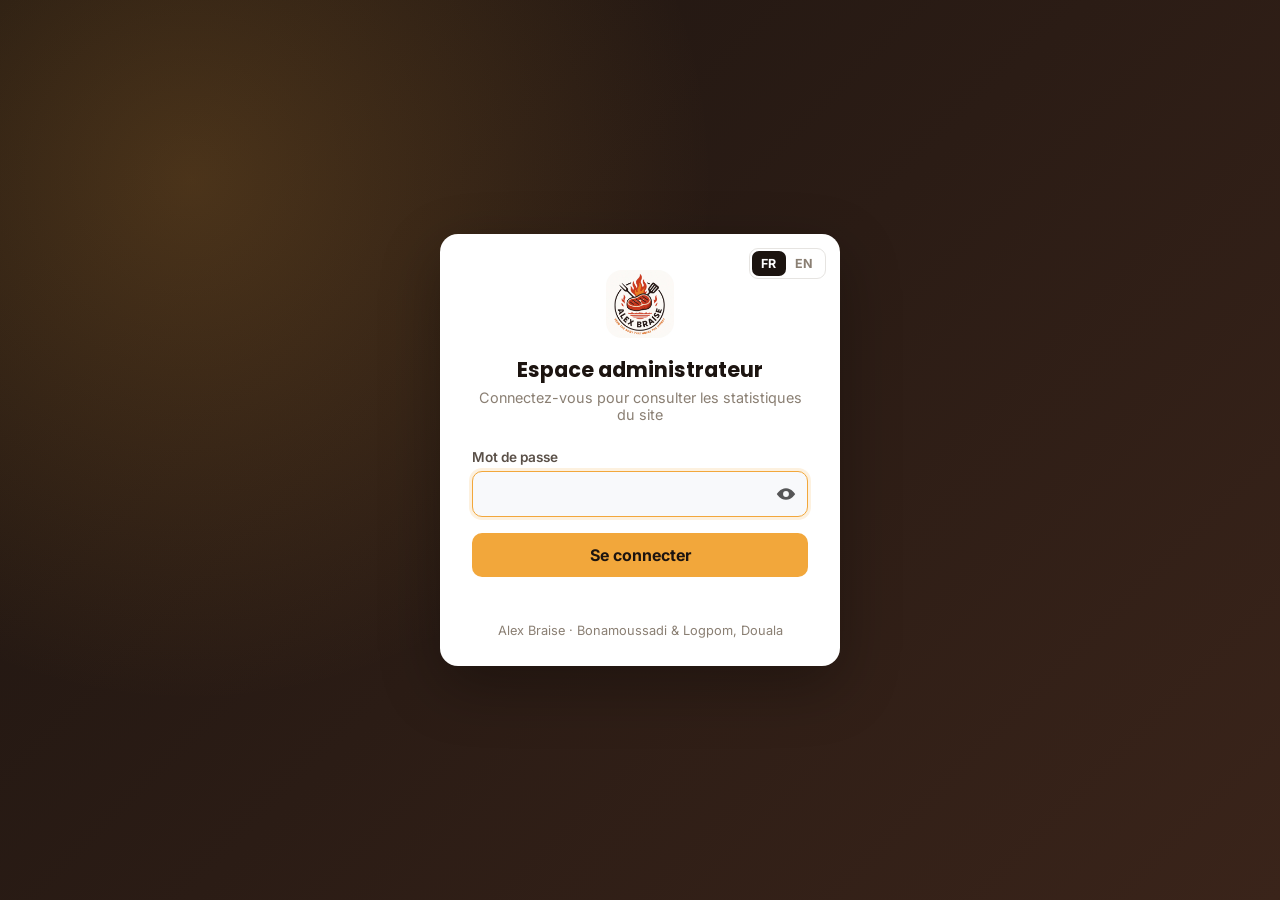
<file: admin.html>
<!DOCTYPE html>
<html lang="fr">
<head>
<meta charset="UTF-8">
<meta name="viewport" content="width=device-width, initial-scale=1.0">
<meta name="robots" content="noindex,nofollow">
<link rel="icon" type="image/jpeg" href="images/IMG-20260822-WA0043.jpg">
<title>Tableau de bord | Alex Braise</title>
<link rel="preconnect" href="https://fonts.googleapis.com">
<link href="https://fonts.googleapis.com/css2?family=Poppins:wght@600;700&family=Inter:wght@400;500;600;700&display=swap" rel="stylesheet">
<style>
  :root {
    --navy: #1C1410;
    --navy-soft: #2A1F18;
    --gold: #F2A73B;
    --gold-soft: rgba(242, 167, 59, 0.16);
    --bg: #f4f5f8;
    --surface: #ffffff;
    --surface-2: #f8f9fb;
    --text: #1C1410;
    --text-2: #5a5048;
    --muted: #8a7f73;
    --border: #e6e4e1;
    --grid: #eeedea;
    --qr: #2563eb;
    --links: #F2A73B;
    --hover-ring: rgba(26, 20, 16, 0.08);
    --good: #15803d;
    --good-bg: #e8f6ee;
    --bad: #b91c1c;
    --bad-bg: #fdecec;
    --shadow: 0 1px 2px rgba(26, 20, 16, 0.04), 0 4px 16px rgba(26, 20, 16, 0.05);
    --radius: 14px;
  }

  * { margin: 0; padding: 0; box-sizing: border-box; }
  body {
    font-family: 'Inter', -apple-system, Segoe UI, sans-serif;
    background: var(--bg);
    color: var(--text);
    min-height: 100vh;
    -webkit-font-smoothing: antialiased;
  }
  h1, h2, h3 { font-family: 'Poppins', sans-serif; }
  button { font: inherit; cursor: pointer; }
  a { color: inherit; }
  [hidden] { display: none !important; }

  /* ---------- Login ---------- */
  .login-page {
    min-height: 100vh;
    display: grid;
    place-items: center;
    padding: 24px 16px;
    background:
      radial-gradient(circle at 15% 20%, rgba(242, 167, 59, 0.2), transparent 40%),
      linear-gradient(135deg, #1C1410 0%, #3a241a 100%);
  }
  .login-card {
    width: 100%;
    max-width: 400px;
    background: var(--surface);
    border-radius: 18px;
    padding: 36px 32px 28px;
    box-shadow: 0 20px 60px rgba(0, 0, 0, 0.3);
    text-align: center;
  }
  .login-card img.logo { width: 68px; height: 68px; object-fit: cover; border-radius: 16px; margin: 0 auto 12px; }
  .login-card h1 { font-size: 1.3rem; color: var(--text); }
  .login-card .subtitle { color: var(--muted); font-size: 0.9rem; margin: 4px 0 26px; }
  .field { text-align: left; margin-bottom: 16px; }
  .field label { display: block; font-size: 0.85rem; font-weight: 600; color: var(--text-2); margin-bottom: 6px; }
  .password-wrap { position: relative; }
  .field input {
    width: 100%;
    font: inherit;
    padding: 12px 48px 12px 14px;
    border: 1px solid var(--border);
    border-radius: 10px;
    background: var(--surface-2);
    color: var(--text);
    outline: none;
    transition: border-color 0.15s, box-shadow 0.15s;
  }
  .field input:focus { border-color: var(--gold); box-shadow: 0 0 0 3px var(--gold-soft); }
  .password-toggle {
    position: absolute; right: 4px; top: 50%; transform: translateY(-50%);
    display: flex; align-items: center; justify-content: center;
    background: none; border: none; padding: 8px; cursor: pointer;
    color: var(--muted); opacity: 0.65;
  }
  .password-toggle:hover { opacity: 1; }
  .password-toggle svg { width: 20px; height: 20px; }
  .btn-primary {
    width: 100%; border: none; border-radius: 10px; padding: 12px 18px;
    background: var(--gold); color: #1C1410; font-weight: 700;
    transition: filter 0.15s;
  }
  .btn-primary:hover { filter: brightness(1.05); }
  .btn-primary:disabled { opacity: 0.7; cursor: wait; }
  .login-error { color: var(--bad); font-size: 0.88rem; margin-top: 12px; min-height: 1.2em; }
  .login-foot { margin-top: 18px; font-size: 0.8rem; color: var(--muted); }

  /* ---------- App layout ---------- */
  .app { display: grid; grid-template-columns: 248px minmax(0, 1fr); min-height: 100vh; }
  .sidebar {
    background: var(--navy); color: #fff;
    display: flex; flex-direction: column; padding: 22px 16px;
    position: sticky; top: 0; height: 100vh;
  }
  .brand { display: flex; align-items: center; gap: 10px; padding: 0 8px 22px; border-bottom: 1px solid rgba(255,255,255,0.08); }
  .brand img { width: 40px; height: 40px; object-fit: cover; border-radius: 10px; }
  .brand strong { display: block; font-size: 0.95rem; line-height: 1.2; font-family: 'Poppins', sans-serif; }
  .brand span { font-size: 0.75rem; color: var(--gold); letter-spacing: 0.04em; text-transform: uppercase; }
  .nav-toggle {
    display: none;
    margin-left: auto;
    background: none;
    border: 1px solid rgba(255,255,255,0.25);
    border-radius: 8px;
    padding: 8px;
    color: #fff;
  }
  .nav-toggle svg { width: 20px; height: 20px; display: block; }
  .nav-toggle:hover { border-color: var(--gold); color: var(--gold); }
  .nav { margin-top: 18px; display: flex; flex-direction: column; gap: 4px; }
  .nav-title { font-size: 0.7rem; letter-spacing: 0.08em; text-transform: uppercase; color: rgba(255,255,255,0.4); padding: 10px 12px 4px; }
  .nav a {
    display: flex; align-items: center; gap: 10px;
    padding: 10px 12px; border-radius: 10px;
    text-decoration: none; color: rgba(255,255,255,0.72); font-size: 0.92rem;
  }
  .nav a:hover { background: rgba(255,255,255,0.06); color: #fff; }
  .nav a.active { background: rgba(242,167,59,0.16); color: var(--gold); font-weight: 600; }
  .nav svg { width: 18px; height: 18px; flex-shrink: 0; }
  .account {
    margin-top: auto; display: flex; align-items: center; flex-wrap: wrap; gap: 10px;
    padding: 16px 8px 0; border-top: 1px solid rgba(255,255,255,0.08);
  }
  .avatar {
    width: 38px; height: 38px; border-radius: 50%;
    background: var(--gold); color: var(--navy);
    display: grid; place-items: center; font-weight: 700; flex-shrink: 0;
  }
  .account-info { min-width: 0; flex: 1; }
  .account-info strong { display: block; font-size: 0.9rem; }
  .account-info span { font-size: 0.75rem; color: rgba(255,255,255,0.6); }
  .logout {
    flex-basis: 100%; display: flex; align-items: center; justify-content: center; gap: 8px;
    background: none; border: 1px solid rgba(255,255,255,0.2); color: rgba(255,255,255,0.85);
    border-radius: 9px; padding: 8px 10px; font-size: 0.85rem;
  }
  .logout svg { width: 16px; height: 16px; }
  .logout:hover { border-color: var(--gold); color: var(--gold); }

  .main { padding: 28px 32px 48px; min-width: 0; }
  .topbar { display: flex; align-items: flex-start; justify-content: space-between; gap: 16px; flex-wrap: wrap; margin-bottom: 22px; }
  .topbar h2 { font-size: 1.5rem; }
  .topbar p { color: var(--muted); font-size: 0.92rem; margin-top: 2px; }
  .topbar-actions { display: flex; align-items: center; gap: 12px; }
  .updated { color: var(--muted); font-size: 0.82rem; }
  .btn-ghost {
    display: inline-flex; align-items: center; gap: 6px;
    background: var(--surface); color: var(--text); border: 1px solid var(--border);
    border-radius: 10px; padding: 8px 14px; font-size: 0.88rem; font-weight: 600;
  }
  .btn-ghost:hover { border-color: var(--gold); }
  .btn-ghost svg { width: 16px; height: 16px; }
  .btn-ghost.loading svg { animation: spin 0.8s linear infinite; }
  @keyframes spin { to { transform: rotate(360deg); } }

  .panel { background: var(--surface); border: 1px solid var(--border); border-radius: var(--radius); box-shadow: var(--shadow); }
  .section-label { font-size: 0.78rem; font-weight: 700; letter-spacing: 0.06em; text-transform: uppercase; color: var(--muted); margin: 0 0 10px; }
  .swatch { display: inline-block; width: 10px; height: 10px; border-radius: 3px; flex-shrink: 0; }
  .swatch.qr { background: var(--qr); }
  .swatch.links { background: var(--links); }

  .channels { display: grid; grid-template-columns: repeat(3, 1fr); gap: 14px; margin-bottom: 24px; }
  .channel {
    text-align: left; border: 1px solid var(--border); background: var(--surface); color: var(--text);
    border-radius: var(--radius); padding: 16px 18px; box-shadow: var(--shadow);
    position: relative; transition: border-color 0.15s, box-shadow 0.15s;
  }
  .channel:hover { border-color: var(--muted); }
  .channel.active { border-color: var(--gold); box-shadow: 0 0 0 3px var(--gold-soft), var(--shadow); }
  .channel .head { display: flex; align-items: center; gap: 8px; font-size: 0.88rem; font-weight: 700; color: var(--text-2); }
  .channel .icon { width: 30px; height: 30px; border-radius: 8px; display: grid; place-items: center; background: var(--surface-2); color: var(--text-2); }
  .channel .icon svg { width: 17px; height: 17px; }
  .channel.active .icon { background: var(--gold-soft); color: var(--gold); }
  .channel .value { font-size: 1.9rem; font-weight: 700; margin-top: 10px; font-variant-numeric: tabular-nums; }
  .channel .meta { font-size: 0.8rem; color: var(--muted); margin-top: 2px; }
  .channel .share-line { height: 4px; border-radius: 2px; background: var(--grid); margin-top: 12px; overflow: hidden; }
  .channel .share-line div { height: 100%; border-radius: 2px; }

  .rolling { display: grid; grid-template-columns: repeat(5, 1fr); margin-bottom: 24px; }
  .rolling div { padding: 16px 18px; border-left: 1px solid var(--border); }
  .rolling div:first-child { border-left: none; }
  .rolling span { display: block; font-size: 0.8rem; color: var(--muted); }
  .rolling strong { display: block; font-size: 1.35rem; margin-top: 4px; font-variant-numeric: tabular-nums; }

  .controls { display: flex; align-items: center; justify-content: space-between; gap: 12px; flex-wrap: wrap; margin-bottom: 16px; }
  .segmented { display: inline-flex; background: var(--surface); border: 1px solid var(--border); border-radius: 10px; padding: 3px; }
  .segmented button { border: none; background: none; color: var(--text-2); padding: 7px 14px; border-radius: 8px; font-size: 0.88rem; font-weight: 600; }
  .segmented button.active { background: var(--navy); color: #fff; }
  .stepper { display: inline-flex; align-items: center; gap: 6px; }
  .stepper .arrow {
    width: 34px; height: 34px; display: grid; place-items: center; padding: 0;
    border: 1px solid var(--border); background: var(--surface); color: var(--text); border-radius: 9px;
  }
  .stepper .arrow svg { width: 16px; height: 16px; }
  .stepper .arrow:hover:not(:disabled) { border-color: var(--gold); }
  .stepper .arrow:disabled { opacity: 0.35; cursor: default; }
  .stepper .period-label { min-width: 170px; text-align: center; font-weight: 700; }
  .stepper .today-btn { border: none; background: none; color: var(--gold); font-weight: 700; font-size: 0.85rem; padding: 6px 8px; }

  .kpis { display: grid; grid-template-columns: repeat(4, 1fr); gap: 16px; margin-bottom: 16px; }
  .kpi { padding: 18px 20px; }
  .kpi .label { font-size: 0.82rem; color: var(--muted); font-weight: 600; }
  .kpi .value { font-size: 2rem; font-weight: 700; margin-top: 6px; font-variant-numeric: tabular-nums; letter-spacing: -0.01em; }
  .kpi .sub { font-size: 0.8rem; color: var(--muted); margin-top: 6px; display: flex; align-items: center; gap: 6px; flex-wrap: wrap; }
  .badge { display: inline-flex; align-items: center; gap: 3px; font-weight: 700; font-size: 0.78rem; padding: 2px 7px; border-radius: 999px; }
  .badge.up { color: var(--good); background: var(--good-bg); }
  .badge.down { color: var(--bad); background: var(--bad-bg); }
  .badge.flat { color: var(--muted); background: var(--surface-2); }

  .chart-panel { padding: 20px 20px 14px; margin-bottom: 16px; }
  .panel-head { display: flex; justify-content: space-between; align-items: center; gap: 12px; margin-bottom: 14px; flex-wrap: wrap; }
  .panel-head h3 { font-size: 1rem; }
  .legend { display: flex; gap: 16px; font-size: 0.82rem; color: var(--text-2); }
  .legend span { display: inline-flex; align-items: center; gap: 6px; }
  .chart { position: relative; display: grid; grid-template-columns: 40px 1fr; grid-template-rows: 1fr 26px; height: 290px; }
  .y-axis { position: relative; }
  .y-axis span { position: absolute; right: 8px; transform: translateY(50%); font-size: 0.72rem; color: var(--muted); font-variant-numeric: tabular-nums; }
  .plot { position: relative; border-bottom: 1px solid var(--border); }
  .gridline { position: absolute; left: 0; right: 0; border-top: 1px solid var(--grid); }
  .bars { position: absolute; inset: 0; display: flex; align-items: stretch; gap: 2px; }
  .col { flex: 1; display: flex; flex-direction: column; justify-content: flex-end; align-items: center; min-width: 0; border-radius: 6px 6px 0 0; outline: none; }
  .col:hover, .col:focus-visible { background: var(--hover-ring); }
  .stack { width: 100%; max-width: 44px; display: flex; flex-direction: column-reverse; gap: 2px; }
  .seg { width: 100%; }
  .seg.qr { background: var(--qr); }
  .seg.links { background: var(--links); }
  .stack .seg:last-child { border-radius: 4px 4px 0 0; }
  .x-axis { grid-column: 2; display: flex; gap: 2px; padding-top: 8px; }
  .x-axis span { flex: 1; text-align: center; font-size: 0.72rem; color: var(--muted); white-space: nowrap; min-width: 0; }
  .tooltip {
    position: absolute; pointer-events: none; z-index: 5;
    background: var(--navy); color: #fff; border-radius: 8px;
    padding: 8px 10px; font-size: 0.8rem; white-space: nowrap;
    box-shadow: 0 6px 20px rgba(0,0,0,0.2);
    transform: translate(-50%, calc(-100% - 10px));
    border: 1px solid rgba(255,255,255,0.1);
  }
  .tooltip .tt-title { color: rgba(255,255,255,0.7); }
  .tooltip strong { display: block; font-size: 1rem; }
  .tooltip .tt-row { display: flex; align-items: center; gap: 6px; margin-top: 3px; }
  .tooltip .tt-row b { margin-left: auto; padding-left: 12px; font-variant-numeric: tabular-nums; }
  .empty-note { position: absolute; inset: 0; display: grid; place-items: center; color: var(--muted); font-size: 0.9rem; pointer-events: none; }

  .insights { display: grid; grid-template-columns: 1fr 1fr; gap: 16px; margin-bottom: 16px; }
  .insights .wide { grid-column: 1 / -1; }
  .list-panel { padding: 20px; }
  .list-row { display: grid; grid-template-columns: minmax(170px, 1.3fr) 2fr auto; align-items: center; gap: 12px; padding: 7px 0; font-size: 0.9rem; }
  .list-row .name { display: flex; align-items: center; gap: 8px; min-width: 0; }
  .list-row .name span { overflow: hidden; text-overflow: ellipsis; white-space: nowrap; }
  .list-row .track { height: 8px; background: var(--grid); border-radius: 4px; overflow: hidden; }
  .list-row .fill { height: 100%; border-radius: 4px; }
  .list-row .num { font-variant-numeric: tabular-nums; text-align: right; min-width: 78px; }
  .list-row .num small { color: var(--muted); margin-left: 6px; }
  .list-row.top .name { font-weight: 700; }
  .list-empty { color: var(--muted); font-size: 0.9rem; padding: 6px 0; }
  .info-panel { padding: 20px; font-size: 0.9rem; color: var(--text-2); line-height: 1.55; }
  .info-panel h3 { font-size: 1rem; color: var(--text); margin-bottom: 8px; }
  .info-panel p + p { margin-top: 8px; }
  .info-panel code { background: var(--surface-2); border: 1px solid var(--border); border-radius: 5px; padding: 1px 5px; font-size: 0.85em; }

  .table-panel { padding: 8px 20px 12px; }
  .table-panel h3 { font-size: 1rem; padding: 12px 0 6px; }
  .table-scroll { max-height: 440px; overflow-y: auto; }
  table { width: 100%; border-collapse: collapse; font-size: 0.9rem; }
  th, td { padding: 10px 4px; border-bottom: 1px solid var(--border); text-align: left; }
  thead th { position: sticky; top: 0; background: var(--surface); z-index: 1; }
  tr:last-child td { border-bottom: none; }
  th { font-size: 0.75rem; text-transform: uppercase; letter-spacing: 0.05em; color: var(--muted); font-weight: 700; }
  td.num, th.num { text-align: right; font-variant-numeric: tabular-nums; }
  th .th-inner { display: inline-flex; align-items: center; gap: 6px; }
  td.total { font-weight: 700; }
  td.muted { color: var(--muted); }

  .footnote { color: var(--muted); font-size: 0.8rem; margin-top: 18px; line-height: 1.5; }
  .error-banner { background: var(--bad-bg); color: var(--bad); border-radius: 10px; padding: 10px 14px; margin-bottom: 16px; font-size: 0.9rem; }
  .warn-banner { background: var(--gold-soft); color: #8a5a10; border-radius: 10px; padding: 10px 14px; margin-bottom: 16px; font-size: 0.9rem; }

  /* ---------- Banner (announcement) view ---------- */
  .admin-field { margin-bottom: 18px; }
  .admin-field label { display: block; font-size: 0.85rem; font-weight: 600; color: var(--text-2); margin-bottom: 8px; }
  .admin-field textarea {
    width: 100%; font: inherit; font-size: 0.95rem; padding: 12px 14px;
    border-radius: 10px; border: 1px solid var(--border); background: var(--surface-2);
    color: var(--text); resize: vertical; min-height: 90px; line-height: 1.5;
  }
  .admin-field textarea:focus { outline: none; border-color: var(--gold); box-shadow: 0 0 0 3px var(--gold-soft); }
  .admin-status { margin-top: 14px; font-size: 0.88rem; font-weight: 600; min-height: 1.2em; }
  .admin-status.ok { color: var(--good); }
  .admin-status.err { color: var(--bad); }
  .admin-status.warn { color: #8a5a10; }
  .banner-panel { padding: 24px; max-width: 640px; }

  /* ---------- Language switch ---------- */
  .lang-switch { display: inline-flex; background: var(--surface); border: 1px solid var(--border); border-radius: 9px; padding: 2px; }
  .lang-switch button { border: none; background: none; color: var(--muted); font-size: 0.78rem; font-weight: 700; padding: 5px 9px; border-radius: 7px; letter-spacing: 0.04em; }
  .lang-switch button.active { background: var(--navy); color: #fff; }
  .login-card { position: relative; }
  .login-card .lang-switch { position: absolute; top: 14px; right: 14px; }

  /* ---------- Responsive ---------- */
  @media (max-width: 1100px) { .kpis { grid-template-columns: repeat(2, 1fr); } }
  @media (max-width: 860px) {
    .app { grid-template-columns: minmax(0, 1fr); }
    .sidebar { position: static; height: auto; flex-direction: column; align-items: stretch; padding: 12px 16px; gap: 0; }
    .brand { border: none; padding: 0; }
    .nav-toggle { display: flex; }
    .nav {
      display: none;
      margin-top: 14px;
      padding-top: 14px;
      border-top: 1px solid rgba(255,255,255,0.08);
    }
    .sidebar.nav-open .nav { display: flex; }
    .account { margin: 10px 0 0; padding: 10px 0 0; border-top: 1px solid rgba(255,255,255,0.08); flex-wrap: nowrap; }
    .account-info { display: none; }
    .logout { flex-basis: auto; padding: 6px 10px; }
    .main { padding: 20px 16px 40px; }
    .insights { grid-template-columns: 1fr; }
    .rolling { grid-template-columns: repeat(3, 1fr); }
    .rolling div:nth-child(4) { border-left: none; }
    .rolling div:nth-child(n+4) { border-top: 1px solid var(--border); }
    .topbar-actions { width: 100%; flex-wrap: wrap; }
    .topbar-actions .lang-switch { margin-left: auto; }
  }
  @media (max-width: 560px) {
    .channels { grid-template-columns: 1fr; gap: 10px; }
    .channel { display: grid; grid-template-columns: 1fr auto; align-items: center; padding: 12px 14px; }
    .channel .value { margin: 0; font-size: 1.4rem; grid-row: span 2; }
    .channel .meta { grid-column: 1; }
    .channel .share-line { display: none; }
    .rolling { grid-template-columns: repeat(2, 1fr); }
    .rolling div { border-left: none !important; border-top: 1px solid var(--border); }
    .rolling div:nth-child(-n+2) { border-top: none; }
    .rolling div:nth-child(even) { border-left: 1px solid var(--border) !important; }
    .rolling div:last-child { grid-column: span 2; border-left: none !important; }
    .kpis { gap: 10px; }
    .kpi { padding: 14px; }
    .kpi .value { font-size: 1.5rem; }
    .segmented { width: 100%; }
    .segmented button { flex: 1; padding: 7px 4px; font-size: 0.8rem; }
    .stepper { width: 100%; justify-content: space-between; }
    .stepper .period-label { min-width: 0; flex: 1; font-size: 0.92rem; }
    .chart { height: 220px; grid-template-columns: 32px 1fr; }
    .list-row { grid-template-columns: 1fr auto; }
    .list-row .track { grid-column: 1 / -1; grid-row: 2; }
    th, td { padding: 9px 3px; font-size: 0.82rem; }
  }
</style>
</head>
<body>
  <!-- ---------- Login ---------- -->
  <div class="login-page" id="login-page">
    <form class="login-card" id="login-form">
      <div class="lang-switch" data-lang-switch>
        <button type="button" data-lang="fr">FR</button>
        <button type="button" data-lang="en">EN</button>
      </div>
      <img class="logo" src="images/IMG-20260822-WA0043.jpg" alt="Alex Braise">
      <h1 data-i18n="loginTitle"></h1>
      <p class="subtitle" data-i18n="loginSubtitle"></p>
      <div class="field">
        <label for="password" data-i18n="password"></label>
        <div class="password-wrap">
          <input id="password" type="password" autocomplete="current-password" required autofocus>
          <button type="button" class="password-toggle" id="toggle-pw" aria-label="Afficher le mot de passe">
            <svg viewBox="0 0 24 24" fill-rule="evenodd" id="toggle-pw-icon"><path d="M1 12C1 12 5 5 12 5C19 5 23 12 23 12C23 12 19 19 12 19C5 19 1 12 1 12Z M15.5 12a3.5 3.5 0 1 1-7 0a3.5 3.5 0 1 1 7 0Z"/></svg>
          </button>
        </div>
      </div>
      <button type="submit" class="btn-primary" id="login-btn" data-i18n="signIn"></button>
      <p class="login-error" id="login-error" role="alert"></p>
      <p class="login-foot" data-i18n="loginFoot"></p>
    </form>
  </div>

  <!-- ---------- Dashboard ---------- -->
  <div class="app" id="app" hidden>
    <aside class="sidebar">
      <div class="brand">
        <img src="images/IMG-20260822-WA0043.jpg" alt="">
        <div>
          <strong>Alex Braise</strong>
          <span>Admin</span>
        </div>
        <button type="button" class="nav-toggle" id="nav-toggle-btn" aria-label="Menu" aria-expanded="false">
          <svg viewBox="0 0 24 24" fill="none" stroke="currentColor" stroke-width="2" stroke-linecap="round" stroke-linejoin="round"><path d="M3 6h18M3 12h18M3 18h18"/></svg>
        </button>
      </div>
      <nav class="nav" id="side-nav">
        <div class="nav-title" data-i18n="navAnalytics"></div>
        <a href="#" data-channel="all">
          <svg viewBox="0 0 24 24" fill="none" stroke="currentColor" stroke-width="2" stroke-linecap="round" stroke-linejoin="round"><path d="M3 3v18h18"/><path d="M7 15l4-4 3 3 5-6"/></svg>
          <span data-i18n="chAll"></span>
        </a>
        <a href="#" data-channel="qr">
          <svg viewBox="0 0 24 24" fill="none" stroke="currentColor" stroke-width="2" stroke-linecap="round" stroke-linejoin="round"><rect x="3" y="3" width="7" height="7" rx="1"/><rect x="14" y="3" width="7" height="7" rx="1"/><rect x="3" y="14" width="7" height="7" rx="1"/><path d="M14 14h3v3h-3zM20 14v.01M14 20h.01M17 20h4v-3"/></svg>
          <span data-i18n="chQr"></span>
        </a>
        <a href="#" data-channel="links">
          <svg viewBox="0 0 24 24" fill="none" stroke="currentColor" stroke-width="2" stroke-linecap="round" stroke-linejoin="round"><circle cx="11" cy="11" r="7"/><path d="M21 21l-4.3-4.3"/></svg>
          <span data-i18n="chLinks"></span>
        </a>
        <div class="nav-title" data-i18n="navSite"></div>
        <a href="#" data-view="banner">
          <svg viewBox="0 0 24 24" fill="none" stroke="currentColor" stroke-width="2" stroke-linecap="round" stroke-linejoin="round"><path d="M3 11l18-5v12L3 14v-3z"/><path d="M11 13v4a2 2 0 0 0 4 0v-3"/></svg>
          <span data-i18n="navAnnounce"></span>
        </a>
        <a href="/" target="_blank" rel="noopener">
          <svg viewBox="0 0 24 24" fill="none" stroke="currentColor" stroke-width="2" stroke-linecap="round" stroke-linejoin="round"><path d="M14 3h7v7"/><path d="M10 14L21 3"/><path d="M21 14v7H3V3h7"/></svg>
          <span data-i18n="viewWebsite"></span>
        </a>
      </nav>
      <div class="account">
        <div class="avatar">A</div>
        <div class="account-info">
          <strong data-i18n="administrator"></strong>
          <span data-i18n="signedIn"></span>
        </div>
        <button type="button" class="logout" id="logout">
          <svg viewBox="0 0 24 24" fill="none" stroke="currentColor" stroke-width="2" stroke-linecap="round" stroke-linejoin="round"><path d="M9 21H5a2 2 0 0 1-2-2V5a2 2 0 0 1 2-2h4"/><path d="M16 17l5-5-5-5"/><path d="M21 12H9"/></svg>
          <span data-i18n="logOut"></span>
        </button>
      </div>
    </aside>

    <main class="main">
      <div class="topbar">
        <div>
          <h2 id="page-title"></h2>
          <p id="page-subtitle"></p>
        </div>
        <div class="topbar-actions">
          <span class="updated" id="updated"></span>
          <button type="button" class="btn-ghost" id="refresh">
            <svg viewBox="0 0 24 24" fill="none" stroke="currentColor" stroke-width="2" stroke-linecap="round" stroke-linejoin="round"><path d="M21 12a9 9 0 1 1-3-6.7L21 8"/><path d="M21 3v5h-5"/></svg>
            <span data-i18n="refresh"></span>
          </button>
          <div class="lang-switch" data-lang-switch>
            <button type="button" data-lang="fr">FR</button>
            <button type="button" data-lang="en">EN</button>
          </div>
        </div>
      </div>

      <div class="error-banner" id="error-banner" hidden></div>

      <!-- ===== Analytics view ===== -->
      <div id="view-analytics">
        <div class="controls">
          <div class="segmented" id="modes">
            <button type="button" data-mode="week" data-i18n="modeWeek"></button>
            <button type="button" data-mode="month" data-i18n="modeMonth"></button>
            <button type="button" data-mode="quarter" data-i18n="modeQuarter"></button>
            <button type="button" data-mode="half" data-i18n="modeHalf"></button>
            <button type="button" data-mode="year" data-i18n="modeYear"></button>
          </div>
          <div class="stepper">
            <button type="button" class="arrow" id="prev"><svg viewBox="0 0 24 24" fill="none" stroke="currentColor" stroke-width="2.5" stroke-linecap="round" stroke-linejoin="round"><path d="M15 18l-6-6 6-6"/></svg></button>
            <span class="period-label" id="period-label"></span>
            <button type="button" class="arrow" id="next"><svg viewBox="0 0 24 24" fill="none" stroke="currentColor" stroke-width="2.5" stroke-linecap="round" stroke-linejoin="round"><path d="M9 18l6-6-6-6"/></svg></button>
            <button type="button" class="today-btn" id="today-btn" data-i18n="current"></button>
          </div>
        </div>

        <div class="channels" id="channels">
          <button type="button" class="channel" data-channel="all">
            <div class="head">
              <span class="icon"><svg viewBox="0 0 24 24" fill="none" stroke="currentColor" stroke-width="2" stroke-linecap="round" stroke-linejoin="round"><path d="M3 3v18h18"/><path d="M7 15l4-4 3 3 5-6"/></svg></span>
              <span data-i18n="chAll"></span>
            </div>
            <div class="value" data-value>0</div>
            <div class="meta" data-meta></div>
            <div class="share-line"><div style="width:100%; background: linear-gradient(90deg, var(--qr), var(--links))"></div></div>
          </button>
          <button type="button" class="channel" data-channel="qr">
            <div class="head">
              <span class="icon"><svg viewBox="0 0 24 24" fill="none" stroke="currentColor" stroke-width="2" stroke-linecap="round" stroke-linejoin="round"><rect x="3" y="3" width="7" height="7" rx="1"/><rect x="14" y="3" width="7" height="7" rx="1"/><rect x="3" y="14" width="7" height="7" rx="1"/><path d="M14 14h3v3h-3zM20 14v.01M14 20h.01M17 20h4v-3"/></svg></span>
              <span data-i18n="chQr"></span>
            </div>
            <div class="value" data-value>0</div>
            <div class="meta" data-meta></div>
            <div class="share-line"><div data-share style="background: var(--qr)"></div></div>
          </button>
          <button type="button" class="channel" data-channel="links">
            <div class="head">
              <span class="icon"><svg viewBox="0 0 24 24" fill="none" stroke="currentColor" stroke-width="2" stroke-linecap="round" stroke-linejoin="round"><circle cx="11" cy="11" r="7"/><path d="M21 21l-4.3-4.3"/></svg></span>
              <span data-i18n="chLinks"></span>
            </div>
            <div class="value" data-value>0</div>
            <div class="meta" data-meta></div>
            <div class="share-line"><div data-share style="background: var(--links)"></div></div>
          </button>
        </div>

        <div class="kpis">
          <div class="panel kpi">
            <div class="label" id="kpi-total-label"></div>
            <div class="value" id="kpi-total">0</div>
            <div class="sub" id="kpi-change"></div>
          </div>
          <div class="panel kpi">
            <div class="label" data-i18n="kpiAvg"></div>
            <div class="value" id="kpi-avg">0</div>
            <div class="sub" id="kpi-avg-sub"></div>
          </div>
          <div class="panel kpi">
            <div class="label" data-i18n="kpiBest"></div>
            <div class="value" id="kpi-best">–</div>
            <div class="sub" id="kpi-best-sub"></div>
          </div>
          <div class="panel kpi">
            <div class="label" data-i18n="kpiToday"></div>
            <div class="value" id="kpi-today">0</div>
            <div class="sub" id="kpi-today-sub"></div>
          </div>
        </div>

        <div class="panel chart-panel">
          <div class="panel-head">
            <h3 id="chart-title"></h3>
            <div class="legend" id="legend"></div>
          </div>
          <div class="chart">
            <div class="y-axis" id="y-axis"></div>
            <div class="plot" id="plot"></div>
            <div class="x-axis" id="x-axis"></div>
          </div>
        </div>

        <div class="insights" id="insights"></div>

        <p class="section-label" data-i18n="rolling"></p>
        <div class="panel rolling" id="rolling"></div>

        <div class="panel table-panel">
          <h3 data-i18n="breakdown"></h3>
          <div class="table-scroll">
            <table>
              <thead id="breakdown-head"></thead>
              <tbody id="breakdown"></tbody>
            </table>
          </div>
        </div>

        <p class="footnote" id="footnote"></p>
      </div>

      <!-- ===== Announcement banner view ===== -->
      <div id="view-banner" hidden>
        <div class="panel banner-panel">
          <div class="admin-field">
            <label for="banner-fr" data-i18n="bannerFr"></label>
            <textarea id="banner-fr"></textarea>
          </div>
          <div class="admin-field">
            <label for="banner-en" data-i18n="bannerEn"></label>
            <textarea id="banner-en"></textarea>
          </div>
          <button type="button" class="btn-primary" id="banner-save-btn" style="width:auto; padding:12px 28px;" data-i18n="bannerSave"></button>
          <div class="admin-status" id="banner-status"></div>
        </div>
      </div>
    </main>
  </div>

<script>
  const DAY = 86400000;
  const PAGE_KEYS = ['home', 'menu'];
  const SOURCE_KEYS = ['google', 'search', 'facebook', 'instagram', 'tiktok', 'whatsapp', 'social', 'website', 'direct'];

  // ---------- Translations ----------
  const I18N = {
    fr: {
      pageTitle: 'Tableau de bord | Alex Braise',
      loginTitle: 'Espace administrateur',
      loginSubtitle: 'Connectez-vous pour consulter les statistiques du site',
      password: 'Mot de passe',
      signIn: 'Se connecter',
      signingIn: 'Connexion…',
      loginFoot: 'Alex Braise · Bonamoussadi & Logpom, Douala',
      wrongPassword: 'Mot de passe incorrect. Veuillez réessayer.',
      sessionEnded: 'Votre session a expiré. Veuillez vous reconnecter.',
      loadError: 'Impossible de charger les statistiques.',
      navAnalytics: 'Statistiques',
      navSite: 'Site',
      navAnnounce: 'Annonce',
      viewWebsite: 'Voir le site',
      administrator: 'Administrateur',
      signedIn: 'Connecté',
      logOut: 'Se déconnecter',
      refresh: 'Actualiser',
      updated: 'Mis à jour à {time}',
      modeWeek: 'Semaine', modeMonth: 'Mois', modeQuarter: '3 mois', modeHalf: '6 mois', modeYear: 'Année',
      current: 'Période actuelle', prevPeriod: 'Période précédente', nextPeriod: 'Période suivante',
      chAll: 'Tous les visiteurs', chQr: 'Scans QR', chLinks: 'Recherche & liens',
      subAll: 'Tous les visiteurs du site, quelle que soit leur provenance',
      subQr: 'Personnes ayant ouvert le site en scannant le code QR',
      subLinks: 'Personnes venues de Google, des réseaux sociaux ou d’un autre site',
      footAll: 'Chaque visiteur est compté une fois par session de navigation, sur la première page ouverte. Les robots sont ignorés.',
      footQr: 'Les scans sont reconnus grâce à l’adresse contenue dans le code QR. Les visites de la page d’accueil sans provenance connue sont aussi comptées ici (code QR ou adresse tapée directement). Chaque visiteur est compté une fois par session de navigation.',
      footLinks: 'La source est le site d’où vient le visiteur. Les liens ouverts dans certaines applications (comme WhatsApp) n’indiquent pas toujours leur provenance : s’ils ouvrent une autre page que l’accueil, ils apparaissent dans « Liens partagés & favoris ». Chaque visiteur est compté une fois par session de navigation.',
      periodMeta: '{period}', shareOfAll: '{pct} de tous les visiteurs',
      kpiTotalVisits: 'Total des visites', kpiTotalScans: 'Total des scans',
      kpiAvg: 'Moyenne par jour', kpiBest: 'Meilleur jour', kpiToday: 'Aujourd’hui',
      vsSame: { week: 'vs même moment la semaine dernière', month: 'vs même moment le mois dernier', quarter: 'vs même moment des 3 mois précédents', half: 'vs même moment des 6 mois précédents', year: 'vs même moment l’année dernière' },
      vsPrev: { week: 'vs semaine précédente', month: 'vs mois précédent', quarter: 'vs 3 mois précédents', half: 'vs 6 mois précédents', year: 'vs année précédente' },
      vsYesterday: 'vs hier',
      badgeNew: 'Nouveau',
      perDayOver: '{noun} par jour sur {n} {days}',
      day: 'jour', days: 'jours',
      nothing: 'Aucune donnée pour cette période',
      nothingYet: 'Aucune donnée pour cette période pour le moment.',
      notStarted: 'Cette période n’a pas encore commencé.',
      upcoming: 'À venir',
      visit: 'visite', visits: 'visites', scan: 'scan', scans: 'scans',
      chartTitle: { visits: 'Visites', scans: 'Scans', day: 'par jour', week: 'par semaine', month: 'par mois' },
      whereFrom: 'Provenance des visiteurs',
      pagesFirst: 'Pages d’arrivée',
      busiestDays: 'Jours les plus fréquentés',
      topSources: 'Principales sources',
      howCountedTitle: 'Comment les scans sont comptés',
      howCounted1: 'Le code QR imprimé ouvre le site avec une étiquette cachée (<code>?src=qr</code>) : chaque scan est ainsi reconnu, puis l’étiquette disparaît de l’adresse.',
      howCounted2: 'Les visites de la page d’accueil sans provenance connue (code QR ou adresse tapée directement) sont aussi comptées comme des scans, faute de pouvoir les distinguer.',
      rolling: 'Totaux récents',
      rollingItems: ['7 derniers jours', '30 derniers jours', '3 derniers mois', '6 derniers mois', '12 derniers mois'],
      breakdown: 'Détail',
      unit: { day: 'Jour', week: 'Semaine', month: 'Mois' },
      colVisits: 'Visites', colScans: 'Scans', colShare: 'Part', colTotal: 'Total',
      months: ['janvier', 'février', 'mars', 'avril', 'mai', 'juin', 'juillet', 'août', 'septembre', 'octobre', 'novembre', 'décembre'],
      monthsShort: ['janv.', 'févr.', 'mars', 'avr.', 'mai', 'juin', 'juil.', 'août', 'sept.', 'oct.', 'nov.', 'déc.'],
      weekdays: ['dimanche', 'lundi', 'mardi', 'mercredi', 'jeudi', 'vendredi', 'samedi'],
      weekdaysShort: ['dim.', 'lun.', 'mar.', 'mer.', 'jeu.', 'ven.', 'sam.'],
      sources: { google: 'Google', search: 'Autres moteurs de recherche', facebook: 'Facebook', instagram: 'Instagram', tiktok: 'TikTok', whatsapp: 'WhatsApp', social: 'Autres réseaux sociaux', website: 'Autres sites web', direct: 'Liens partagés & favoris' },
      pages: { home: 'Accueil', menu: 'Menu' },
      bannerSub: 'S’affiche en bas de la page d’accueil. Laissez les deux champs vides pour qu’aucune bannière ne s’affiche.',
      bannerFr: 'Message en Français', bannerEn: 'Message en Anglais', bannerSave: 'Enregistrer',
      bannerSaved: 'Enregistré ✓ — visible pour tous les visiteurs.',
      bannerSaveError: 'Erreur lors de l’enregistrement. Réessayez.',
      bannerLoading: 'Chargement...',
      bannerLoadError: 'Impossible de charger l’annonce actuelle.',
      storageWarning: 'Stockage non configuré côté serveur.',
      locale: 'fr-FR'
    },
    en: {
      pageTitle: 'Admin Dashboard | Alex Braise',
      loginTitle: 'Admin account',
      loginSubtitle: 'Sign in to view your website statistics',
      password: 'Password',
      signIn: 'Sign in',
      signingIn: 'Signing in…',
      loginFoot: 'Alex Braise · Bonamoussadi & Logpom, Douala',
      wrongPassword: 'Incorrect password. Please try again.',
      sessionEnded: 'Your session has ended. Please sign in again.',
      loadError: 'Could not load statistics.',
      navAnalytics: 'Analytics',
      navSite: 'Site',
      navAnnounce: 'Announcement',
      viewWebsite: 'View website',
      administrator: 'Administrator',
      signedIn: 'Signed in',
      logOut: 'Log out',
      refresh: 'Refresh',
      updated: 'Updated {time}',
      modeWeek: 'Week', modeMonth: 'Month', modeQuarter: '3 months', modeHalf: '6 months', modeYear: 'Year',
      current: 'Current', prevPeriod: 'Previous period', nextPeriod: 'Next period',
      chAll: 'All visitors', chQr: 'QR scans', chLinks: 'Search & links',
      subAll: 'Everyone who visited the website, from every source',
      subQr: 'People who opened the website by scanning the printed QR code',
      subLinks: 'People who found the website on Google, social media or another website',
      footAll: 'Each visitor is counted once per browser session, on the first page they open. Search-engine robots are ignored.',
      footQr: 'Scans are recognised by the address inside the QR code. Homepage visits with no known source are also counted here (QR code or a typed address). Each visitor is counted once per browser session.',
      footLinks: 'The source is the website the visitor came from. Links opened inside some apps (such as WhatsApp) do not always say where they came from: if they open a page other than the homepage they appear as "Shared links & bookmarks". Each visitor is counted once per browser session.',
      periodMeta: 'in {period}', shareOfAll: '{pct} of all visitors',
      kpiTotalVisits: 'Total visits', kpiTotalScans: 'Total scans',
      kpiAvg: 'Daily average', kpiBest: 'Busiest day', kpiToday: 'Today',
      vsSame: { week: 'vs same point last week', month: 'vs same point last month', quarter: 'vs same point last 3 months', half: 'vs same point last 6 months', year: 'vs same point last year' },
      vsPrev: { week: 'vs previous week', month: 'vs previous month', quarter: 'vs previous 3 months', half: 'vs previous 6 months', year: 'vs previous year' },
      vsYesterday: 'vs yesterday',
      badgeNew: 'New',
      perDayOver: '{noun} per day over {n} {days}',
      day: 'day', days: 'days',
      nothing: 'Nothing recorded in this period',
      nothingYet: 'Nothing recorded in this period yet.',
      notStarted: 'This period has not started yet.',
      upcoming: 'Upcoming',
      visit: 'visit', visits: 'visits', scan: 'scan', scans: 'scans',
      chartTitle: { visits: 'Visits', scans: 'Scans', day: 'per day', week: 'per week', month: 'per month' },
      whereFrom: 'Where visitors come from',
      pagesFirst: 'Pages people open first',
      busiestDays: 'Busiest days of the week',
      topSources: 'Top sources',
      howCountedTitle: 'How scans are counted',
      howCounted1: 'The printed QR code opens the site with a hidden tag (<code>?src=qr</code>), so every scan is recognised, then the tag disappears from the address bar.',
      howCounted2: 'Homepage visits with no known source (QR code or a typed address) are also counted as scans, since there is no way to tell them apart.',
      rolling: 'Rolling totals',
      rollingItems: ['Last 7 days', 'Last 30 days', 'Last 3 months', 'Last 6 months', 'Last 12 months'],
      breakdown: 'Breakdown',
      unit: { day: 'Day', week: 'Week', month: 'Month' },
      colVisits: 'Visits', colScans: 'Scans', colShare: 'Share', colTotal: 'Total',
      months: ['January', 'February', 'March', 'April', 'May', 'June', 'July', 'August', 'September', 'October', 'November', 'December'],
      monthsShort: ['Jan', 'Feb', 'Mar', 'Apr', 'May', 'Jun', 'Jul', 'Aug', 'Sep', 'Oct', 'Nov', 'Dec'],
      weekdays: ['Sunday', 'Monday', 'Tuesday', 'Wednesday', 'Thursday', 'Friday', 'Saturday'],
      weekdaysShort: ['Sun', 'Mon', 'Tue', 'Wed', 'Thu', 'Fri', 'Sat'],
      sources: { google: 'Google', search: 'Other search engines', facebook: 'Facebook', instagram: 'Instagram', tiktok: 'TikTok', whatsapp: 'WhatsApp', social: 'Other social media', website: 'Other websites', direct: 'Shared links & bookmarks' },
      pages: { home: 'Home', menu: 'Menu' },
      bannerSub: 'Shows at the bottom of the homepage. Leave both fields empty so no banner is shown.',
      bannerFr: 'Message in French', bannerEn: 'Message in English', bannerSave: 'Save',
      bannerSaved: 'Saved ✓ — visible to every visitor.',
      bannerSaveError: 'Error while saving. Please try again.',
      bannerLoading: 'Loading...',
      bannerLoadError: 'Could not load the current announcement.',
      storageWarning: 'Storage is not configured on the server.',
      locale: 'en-GB'
    }
  };

  let lang = 'fr';
  const L = () => I18N[lang];
  function t(key, vars) {
    let text = L()[key];
    if (vars) for (const k in vars) text = text.replace('{' + k + '}', vars[k]);
    return text;
  }
  const capitalize = s => s.charAt(0).toUpperCase() + s.slice(1);

  const state = { days: {}, today: 0, earliest: 0, mode: 'month', anchor: 0, channel: 'all', view: 'analytics' };
  let password = '';

  const $ = id => document.getElementById(id);
  const escapeHtml = s => s.replace(/&/g, '&amp;').replace(/</g, '&lt;');

  // ---------- Formatting ----------
  function parseISO(iso) { const [y, m, d] = iso.split('-').map(Number); return Date.UTC(y, m - 1, d); }
  function toISO(ts) { return new Date(ts).toISOString().slice(0, 10); }
  function parts(ts) { const d = new Date(ts); return { y: d.getUTCFullYear(), m: d.getUTCMonth(), d: d.getUTCDate(), wd: d.getUTCDay() }; }
  function monthStart(y, m) { return Date.UTC(y, m, 1); }
  function fmtDay(ts, withYear) { const p = parts(ts); return `${p.d} ${L().monthsShort[p.m]}${withYear ? ' ' + p.y : ''}`; }
  function fmtWeekday(ts) { return capitalize(L().weekdaysShort[parts(ts).wd]); }
  function fmtNum(n) { return Math.round(n).toLocaleString(L().locale); }
  function pct(part, whole) { return whole ? Math.round((part / whole) * 100) : 0; }
  function fmtPct(n) { return lang === 'fr' ? `${n} %` : `${n}%`; }
  function noun(n, channel = state.channel) {
    return channel === 'qr' ? t(n === 1 ? 'scan' : 'scans') : t(n === 1 ? 'visit' : 'visits');
  }

  // ---------- Reading the data ----------
  function sumValues(obj) { let s = 0; for (const k in obj) s += obj[k]; return s; }

  function countOn(ts, channel = state.channel) {
    const day = state.days[toISO(ts)];
    if (!day) return 0;
    const qr = day.s.qr || 0;
    if (channel === 'qr') return qr;
    const total = sumValues(day.s);
    return channel === 'links' ? total - qr : total;
  }

  function sumRange(start, end, channel = state.channel) {
    let total = 0;
    for (let ts = start; ts <= end; ts += DAY) total += countOn(ts, channel);
    return total;
  }

  function tally(start, end, kind) {
    const out = {};
    const add = (key, n) => { if (n) out[key] = (out[key] || 0) + n; };
    for (let ts = start; ts <= end; ts += DAY) {
      const day = state.days[toISO(ts)];
      if (!day) continue;
      if (kind === 'sources') {
        for (const k in day.s) if (k !== 'qr') add(k, day.s[k]);
      } else if (state.channel === 'all') {
        for (const k in day.p) add(k, day.p[k]);
      } else if (state.channel === 'links') {
        for (const k in day.l) add(k, day.l[k]);
      } else {
        for (const k in day.p) add(k, day.p[k] - ((day.l && day.l[k]) || 0));
      }
    }
    return out;
  }

  // ---------- Periods ----------
  const SPANS = { month: 1, quarter: 3, half: 6, year: 12 };

  function periodFor(mode, anchor) {
    const p = parts(anchor);
    if (mode === 'week') {
      const start = anchor - ((p.wd + 6) % 7) * DAY;
      return { start, end: start + 6 * DAY };
    }
    const span = SPANS[mode];
    const firstMonth = Math.floor(p.m / span) * span;
    return { start: monthStart(p.y, firstMonth), end: monthStart(p.y, firstMonth + span) - DAY };
  }

  function shiftAnchor(mode, anchor, dir) {
    if (mode === 'week') return anchor + dir * 7 * DAY;
    const p = parts(periodFor(mode, anchor).start);
    return monthStart(p.y, p.m + dir * SPANS[mode]);
  }

  function periodLabel(mode, { start, end }) {
    const s = parts(start), e = parts(end);
    switch (mode) {
      case 'week': return `${fmtDay(start, s.y !== e.y)} – ${fmtDay(end, true)}`;
      case 'month': return `${capitalize(L().months[s.m])} ${s.y}`;
      case 'year': return String(s.y);
      default: return `${capitalize(L().monthsShort[s.m])} – ${L().monthsShort[e.m]} ${s.y}`;
    }
  }

  function bucketsFor(mode, { start, end }) {
    const buckets = [];
    if (mode === 'week' || mode === 'month') {
      for (let ts = start; ts <= end; ts += DAY) {
        buckets.push({ start: ts, end: ts, axis: mode === 'week' ? fmtWeekday(ts) : String(parts(ts).d), name: `${fmtWeekday(ts)} ${fmtDay(ts, true)}` });
      }
    } else if (mode === 'year') {
      const y = parts(start).y;
      for (let m = 0; m < 12; m++) {
        buckets.push({ start: monthStart(y, m), end: monthStart(y, m + 1) - DAY, axis: capitalize(L().monthsShort[m]), name: `${capitalize(L().months[m])} ${y}` });
      }
    } else {
      let s = start;
      while (s <= end) {
        const e = Math.min(end, s + ((7 - parts(s).wd) % 7) * DAY);
        buckets.push({ start: s, end: e, axis: fmtDay(s), name: `${fmtDay(s)} – ${fmtDay(e, true)}` });
        s = e + DAY;
      }
    }
    buckets.forEach(b => {
      b.future = b.start > state.today;
      const last = Math.min(b.end, state.today);
      b.qr = b.future ? 0 : sumRange(b.start, last, 'qr');
      b.links = b.future ? 0 : sumRange(b.start, last, 'links');
      b.count = state.channel === 'qr' ? b.qr : state.channel === 'links' ? b.links : b.qr + b.links;
    });
    return buckets;
  }

  // ---------- Rendering ----------
  function applyStaticText() {
    document.documentElement.lang = lang;
    document.title = t('pageTitle');
    document.querySelectorAll('[data-i18n]').forEach(el => { el.textContent = t(el.dataset.i18n); });
    document.querySelectorAll('[data-lang]').forEach(b => b.classList.toggle('active', b.dataset.lang === lang));
    $('prev').setAttribute('aria-label', t('prevPeriod'));
    $('next').setAttribute('aria-label', t('nextPeriod'));
  }

  function changeBadge(current, previous) {
    if (previous === 0 && current === 0) return `<span class="badge flat">${fmtPct(0)}</span>`;
    if (previous === 0) return `<span class="badge up">▲ ${t('badgeNew')}</span>`;
    const change = ((current - previous) / previous) * 100;
    if (Math.abs(change) < 0.5) return `<span class="badge flat">${fmtPct(0)}</span>`;
    const value = Math.abs(change).toLocaleString(L().locale, { maximumFractionDigits: Math.abs(change) < 10 ? 1 : 0 });
    return `<span class="badge ${change > 0 ? 'up' : 'down'}">${change > 0 ? '▲' : '▼'} ${fmtPct(value)}</span>`;
  }

  function niceMax(value) {
    const raw = Math.max(1, value * 1.08 / 4);
    const pow = Math.pow(10, Math.floor(Math.log10(raw)));
    for (const step of [1, 1.5, 2, 2.5, 3, 4, 5, 6, 8, 10]) {
      const tick = step * pow;
      if (tick >= raw && Number.isInteger(tick)) return tick * 4;
    }
    return Math.ceil(raw) * 4;
  }

  function renderSectionChrome() {
    document.querySelectorAll('[data-view]').forEach(el => el.classList.toggle('active', state.view === 'banner' && el.dataset.view === 'banner'));
    if (state.view === 'banner') {
      document.querySelectorAll('[data-channel]').forEach(el => el.classList.remove('active'));
      $('page-title').textContent = t('navAnnounce');
      $('page-subtitle').textContent = t('bannerSub');
      $('view-analytics').hidden = true;
      $('view-banner').hidden = false;
      return;
    }
    $('view-analytics').hidden = false;
    $('view-banner').hidden = true;
    const key = { all: 'All', qr: 'Qr', links: 'Links' }[state.channel];
    $('page-title').textContent = t('ch' + key);
    $('page-subtitle').textContent = t('sub' + key);
    $('footnote').textContent = t('foot' + key);
    $('kpi-total-label').textContent = t(state.channel === 'qr' ? 'kpiTotalScans' : 'kpiTotalVisits');
    document.querySelectorAll('[data-channel]').forEach(el => el.classList.toggle('active', el.dataset.channel === state.channel));
  }

  function renderChannels(period, elapsedEnd, elapsedDays) {
    const totals = {
      qr: elapsedDays ? sumRange(period.start, elapsedEnd, 'qr') : 0,
      links: elapsedDays ? sumRange(period.start, elapsedEnd, 'links') : 0
    };
    totals.all = totals.qr + totals.links;
    document.querySelectorAll('.channel').forEach(card => {
      const key = card.dataset.channel;
      card.querySelector('[data-value]').textContent = fmtNum(totals[key]);
      card.querySelector('[data-meta]').textContent = key === 'all'
        ? t('periodMeta', { period: periodLabel(state.mode, period) })
        : t('shareOfAll', { pct: fmtPct(pct(totals[key], totals.all)) });
      const share = card.querySelector('[data-share]');
      if (share) share.style.width = pct(totals[key], totals.all) + '%';
    });
  }

  function renderRolling() {
    const lengths = [7, 30, 90, 182, 365];
    $('rolling').innerHTML = lengths.map((days, i) =>
      `<div><span>${L().rollingItems[i]}</span><strong>${fmtNum(sumRange(state.today - (days - 1) * DAY, state.today))}</strong></div>`
    ).join('');
  }

  function renderChart(mode, buckets) {
    const channel = state.channel;
    const max = niceMax(Math.max(0, ...buckets.map(b => b.count)));
    const ticks = [0, 0.25, 0.5, 0.75, 1].map(f => f * max);
    const h = n => (n / max) * 100;
    const ct = L().chartTitle;

    $('chart-title').textContent = `${channel === 'qr' ? ct.scans : ct.visits} ${ct[{ week: 'day', month: 'day', quarter: 'week', half: 'week', year: 'month' }[mode]]}`;
    $('legend').innerHTML = channel === 'all'
      ? `<span><i class="swatch qr"></i>${escapeHtml(t('chQr'))}</span><span><i class="swatch links"></i>${escapeHtml(t('chLinks'))}</span>`
      : `<span><i class="swatch ${channel}"></i>${escapeHtml(t(channel === 'qr' ? 'chQr' : 'chLinks'))}</span>`;

    $('y-axis').innerHTML = ticks.map(v => `<span style="bottom:${h(v)}%">${fmtNum(v)}</span>`).join('');

    const grid = ticks.slice(1).map(v => `<div class="gridline" style="bottom:${h(v)}%"></div>`).join('');
    const cols = buckets.map((b, i) => {
      const segs = [];
      if (channel !== 'links' && b.qr) segs.push(`<div class="seg qr" style="height:${h(b.qr)}%"></div>`);
      if (channel !== 'qr' && b.links) segs.push(`<div class="seg links" style="height:${h(b.links)}%"></div>`);
      return `<div class="col" data-i="${i}" tabindex="0" aria-label="${b.name}: ${b.future ? t('upcoming') : fmtNum(b.count) + ' ' + noun(b.count)}">
        <div class="stack" style="height:100%">${segs.join('')}</div>
      </div>`;
    }).join('');
    const empty = buckets.every(b => b.count === 0);
    $('plot').innerHTML = grid + `<div class="bars">${cols}</div>` +
      (empty ? `<div class="empty-note">${t('nothing')}</div>` : '') +
      '<div class="tooltip" id="tooltip" hidden></div>';

    const plotWidth = $('plot').clientWidth || 600;
    const labelWidth = mode === 'quarter' || mode === 'half' ? 52 : mode === 'week' ? 36 : 26;
    const every = Math.max(1, Math.ceil(buckets.length / Math.floor(plotWidth / labelWidth)));
    $('x-axis').innerHTML = buckets.map((b, i) => `<span>${i % every === 0 ? b.axis : ''}</span>`).join('');

    const tooltip = $('tooltip');
    $('plot').querySelectorAll('.col').forEach(col => {
      const show = () => {
        const b = buckets[col.dataset.i];
        let html = `<div class="tt-title">${b.name}</div>`;
        if (b.future) html += `<strong>${t('upcoming')}</strong>`;
        else {
          html += `<strong>${fmtNum(b.count)} ${noun(b.count)}</strong>`;
          if (channel === 'all') {
            html += `<div class="tt-row"><i class="swatch qr"></i>${escapeHtml(t('chQr'))}<b>${fmtNum(b.qr)}</b></div>` +
                    `<div class="tt-row"><i class="swatch links"></i>${escapeHtml(t('chLinks'))}<b>${fmtNum(b.links)}</b></div>`;
          }
        }
        tooltip.innerHTML = html;
        tooltip.hidden = false;
        const plotRect = $('plot').getBoundingClientRect();
        const colRect = col.getBoundingClientRect();
        const segTop = col.querySelector('.seg:last-child');
        const top = segTop ? segTop.getBoundingClientRect().top - plotRect.top : plotRect.height;
        const half = tooltip.offsetWidth / 2;
        const x = Math.min(Math.max(colRect.left + colRect.width / 2 - plotRect.left, half), plotRect.width - half);
        tooltip.style.left = x + 'px';
        tooltip.style.top = Math.max(Math.min(top, plotRect.height - 4), tooltip.offsetHeight + 10) + 'px';
      };
      col.addEventListener('mouseenter', show);
      col.addEventListener('focus', show);
      col.addEventListener('mouseleave', () => { tooltip.hidden = true; });
      col.addEventListener('blur', () => { tooltip.hidden = true; });
    });
  }

  function listPanel(title, hint, rows, options = {}) {
    const total = rows.reduce((s, r) => s + r.value, 0);
    const max = Math.max(1, ...rows.map(r => r.value));
    const best = Math.max(...rows.map(r => r.value));
    const body = total
      ? rows.map(r => `
          <div class="list-row${options.highlightTop && r.value === best ? ' top' : ''}">
            <div class="name">${r.swatch ? `<i class="swatch ${r.swatch}"></i>` : ''}<span>${escapeHtml(r.label)}</span></div>
            <div class="track"><div class="fill" style="width:${(r.value / max) * 100}%; background:${r.color || `var(--${state.channel === 'all' ? 'qr' : state.channel})`}"></div></div>
            <div class="num">${fmtNum(r.value)}<small>${fmtPct(pct(r.value, total))}</small></div>
          </div>`).join('')
      : `<p class="list-empty">${t('nothingYet')}</p>`;
    return `<div class="panel list-panel${options.wide ? ' wide' : ''}">
      <div class="panel-head"><h3>${escapeHtml(title)}</h3><span class="hint">${hint}</span></div>
      ${body}
    </div>`;
  }

  function renderInsights(period, elapsedEnd, elapsedDays) {
    const label = periodLabel(state.mode, period);
    const panels = [];
    const range = elapsedDays ? [period.start, elapsedEnd] : null;

    const pageRows = () => {
      const pages = range ? tally(range[0], range[1], 'pages') : {};
      return PAGE_KEYS.map(k => ({ label: L().pages[k], value: pages[k] || 0 })).sort((a, b) => b.value - a.value);
    };
    const weekdayRows = () => {
      const counts = [0, 0, 0, 0, 0, 0, 0];
      if (range) for (let d = range[0]; d <= range[1]; d += DAY) counts[parts(d).wd] += countOn(d);
      return [1, 2, 3, 4, 5, 6, 0].map(wd => ({ label: capitalize(L().weekdays[wd]), value: counts[wd] }));
    };

    if (state.channel === 'all') {
      const qr = range ? sumRange(range[0], range[1], 'qr') : 0;
      const links = range ? sumRange(range[0], range[1], 'links') : 0;
      panels.push(listPanel(t('whereFrom'), label, [
        { label: t('chQr'), value: qr, swatch: 'qr', color: 'var(--qr)' },
        { label: t('chLinks'), value: links, swatch: 'links', color: 'var(--links)' }
      ]));
      panels.push(listPanel(t('pagesFirst'), label, pageRows(), { highlightTop: true }));
      panels.push(listPanel(t('busiestDays'), label, weekdayRows(), { wide: true, highlightTop: true }));
    } else if (state.channel === 'links') {
      const sources = range ? tally(range[0], range[1], 'sources') : {};
      const rows = SOURCE_KEYS.map(k => ({ label: L().sources[k], value: sources[k] || 0 }))
        .filter(r => r.value > 0).sort((a, b) => b.value - a.value);
      panels.push(listPanel(t('topSources'), label, rows.length ? rows : [{ label: 'Google', value: 0 }], { highlightTop: true }));
      panels.push(listPanel(t('pagesFirst'), label, pageRows(), { highlightTop: true }));
      panels.push(listPanel(t('busiestDays'), label, weekdayRows(), { wide: true, highlightTop: true }));
    } else {
      panels.push(listPanel(t('busiestDays'), label, weekdayRows(), { highlightTop: true }));
      panels.push(`<div class="panel info-panel">
        <h3>${t('howCountedTitle')}</h3>
        <p>${t('howCounted1')}</p>
        <p>${t('howCounted2')}</p>
      </div>`);
    }
    $('insights').innerHTML = panels.join('');
  }

  function renderBreakdown(mode, buckets, total) {
    const unit = L().unit[{ week: 'day', month: 'day', quarter: 'week', half: 'week', year: 'month' }[mode]];
    const rows = buckets.filter(b => !b.future).reverse();
    if (state.channel === 'all') {
      $('breakdown-head').innerHTML = `<tr><th>${unit}</th>
        <th class="num"><span class="th-inner"><i class="swatch qr"></i>${escapeHtml(t('chQr'))}</span></th>
        <th class="num"><span class="th-inner"><i class="swatch links"></i>${escapeHtml(t('chLinks'))}</span></th>
        <th class="num">${t('colTotal')}</th></tr>`;
      $('breakdown').innerHTML = rows.length ? rows.map(b => `<tr>
        <td>${b.name}</td><td class="num">${fmtNum(b.qr)}</td><td class="num">${fmtNum(b.links)}</td><td class="num total">${fmtNum(b.count)}</td>
      </tr>`).join('') : `<tr><td colspan="4" class="muted">${t('notStarted')}</td></tr>`;
    } else {
      $('breakdown-head').innerHTML = `<tr><th>${unit}</th><th class="num">${t(state.channel === 'qr' ? 'colScans' : 'colVisits')}</th><th class="num">${t('colShare')}</th></tr>`;
      $('breakdown').innerHTML = rows.length ? rows.map(b => `<tr>
        <td>${b.name}</td><td class="num">${fmtNum(b.count)}</td><td class="num">${fmtPct(pct(b.count, total))}</td>
      </tr>`).join('') : `<tr><td colspan="3" class="muted">${t('notStarted')}</td></tr>`;
    }
  }

  function render() {
    renderSectionChrome();
    renderUpdated();
    if (state.view === 'banner') return;

    const { mode } = state;
    const period = periodFor(mode, state.anchor);
    const elapsedEnd = Math.min(period.end, state.today);
    const elapsedDays = Math.max(0, Math.round((elapsedEnd - period.start) / DAY) + 1);
    const isCurrent = period.start <= state.today && state.today <= period.end;

    document.querySelectorAll('#modes button').forEach(b => b.classList.toggle('active', b.dataset.mode === mode));
    $('period-label').textContent = periodLabel(mode, period);
    $('next').disabled = period.end >= state.today;
    $('prev').disabled = period.start <= state.earliest;
    $('today-btn').hidden = isCurrent;

    renderChannels(period, elapsedEnd, elapsedDays);

    const total = elapsedDays ? sumRange(period.start, elapsedEnd) : 0;
    const prev = periodFor(mode, shiftAnchor(mode, state.anchor, -1));
    const prevEnd = Math.min(prev.end, prev.start + (elapsedDays - 1) * DAY);
    const prevTotal = elapsedDays ? sumRange(prev.start, prevEnd) : 0;
    $('kpi-total').textContent = fmtNum(total);
    $('kpi-change').innerHTML = `${changeBadge(total, prevTotal)} ${(isCurrent ? L().vsSame : L().vsPrev)[mode]} (${fmtNum(prevTotal)})`;

    const avg = elapsedDays ? total / elapsedDays : 0;
    $('kpi-avg').textContent = avg < 10 ? avg.toLocaleString(L().locale, { minimumFractionDigits: 1, maximumFractionDigits: 1 }) : fmtNum(avg);
    $('kpi-avg-sub').textContent = t('perDayOver', { noun: noun(2), n: elapsedDays, days: t(elapsedDays === 1 ? 'day' : 'days') });

    let best = null;
    for (let d = period.start; d <= elapsedEnd; d += DAY) {
      const c = countOn(d);
      if (c > 0 && (!best || c > best.count)) best = { d, count: c };
    }
    $('kpi-best').textContent = best ? fmtNum(best.count) : '–';
    $('kpi-best-sub').textContent = best ? `${fmtWeekday(best.d)} ${fmtDay(best.d, true)}` : t('nothing');

    const todayCount = countOn(state.today);
    const yesterdayCount = countOn(state.today - DAY);
    $('kpi-today').textContent = fmtNum(todayCount);
    $('kpi-today-sub').innerHTML = `${changeBadge(todayCount, yesterdayCount)} ${t('vsYesterday')} (${fmtNum(yesterdayCount)})`;

    const buckets = bucketsFor(mode, period);
    renderChart(mode, buckets);
    renderInsights(period, elapsedEnd, elapsedDays);
    renderRolling();
    renderBreakdown(mode, buckets, total);
  }

  let lastUpdated = null;
  function renderUpdated() {
    $('updated').textContent = lastUpdated
      ? t('updated', { time: lastUpdated.toLocaleTimeString(L().locale, { hour: '2-digit', minute: '2-digit' }) })
      : '';
  }

  function setLanguage(next) {
    lang = I18N[next] ? next : 'fr';
    try { localStorage.setItem('adminLanguage', lang); } catch (err) {}
    applyStaticText();
    if (!$('app').hidden) render();
  }

  // ---------- Data & sign-in ----------
  function savePassword(value) {
    try {
      if (value) sessionStorage.setItem('adminPassword', value);
      else sessionStorage.removeItem('adminPassword');
    } catch (err) {}
  }

  async function loadStats() {
    const response = await fetch('/api/stats', { headers: { 'x-admin-password': password } });
    const data = await response.json().catch(() => ({}));
    if (!response.ok) {
      const err = new Error(data.error || '');
      err.status = response.status;
      throw err;
    }
    state.days = data.days || {};
    state.earliest = parseISO(data.start);
    const today = parseISO(data.today);
    if (!state.today) state.anchor = today;
    state.today = today;
    lastUpdated = new Date();
    if (data.configured === false) {
      $('error-banner').className = 'warn-banner';
      $('error-banner').textContent = t('storageWarning');
      $('error-banner').hidden = false;
    }
  }

  function errorText(err) {
    return err.message ? `${t('loadError')} (${err.message})` : t('loadError');
  }

  function showLogin(message) {
    $('app').hidden = true;
    $('login-page').hidden = false;
    $('login-error').textContent = message || '';
    $('password').value = '';
    $('password').focus();
  }

  async function signIn() {
    const btn = $('login-btn');
    btn.disabled = true;
    btn.textContent = t('signingIn');
    try {
      await loadStats();
      savePassword(password);
      $('login-page').hidden = true;
      $('app').hidden = false;
      render();
    } catch (err) {
      savePassword('');
      showLogin(err.status === 401 ? t('wrongPassword') : errorText(err));
    } finally {
      btn.disabled = false;
      btn.textContent = t('signIn');
    }
  }

  async function refresh() {
    const btn = $('refresh');
    btn.classList.add('loading');
    $('error-banner').hidden = true;
    $('error-banner').className = 'error-banner';
    try {
      await loadStats();
      render();
    } catch (err) {
      if (err.status === 401) { savePassword(''); showLogin(t('sessionEnded')); return; }
      $('error-banner').className = 'error-banner';
      $('error-banner').textContent = errorText(err);
      $('error-banner').hidden = false;
    } finally {
      btn.classList.remove('loading');
    }
  }

  function setChannel(channel) {
    state.channel = channel;
    state.view = 'analytics';
    try { localStorage.setItem('adminChannel', channel); } catch (err) {}
    render();
  }

  // ---------- Announcement banner editor ----------
  const frField = () => $('banner-fr');
  const enField = () => $('banner-en');
  const setBannerStatus = (text, kind) => {
    const el = $('banner-status');
    el.textContent = text;
    el.className = 'admin-status' + (kind ? ' ' + kind : '');
  };

  async function loadBanner() {
    setBannerStatus(t('bannerLoading'), '');
    try {
      const res = await fetch('/api/banner');
      if (!res.ok) throw new Error('request failed');
      const data = await res.json();
      frField().value = data.fr || '';
      enField().value = data.en || '';
      setBannerStatus('', '');
    } catch (err) {
      setBannerStatus(t('bannerLoadError'), 'err');
    }
  }

  async function saveBanner() {
    const btn = $('banner-save-btn');
    btn.disabled = true;
    setBannerStatus(t('bannerLoading'), '');
    try {
      const res = await fetch('/api/banner', {
        method: 'POST',
        headers: { 'Content-Type': 'application/json', 'x-admin-password': password },
        body: JSON.stringify({ fr: frField().value.trim(), en: enField().value.trim() }),
      });
      if (res.status === 401) { savePassword(''); showLogin(t('sessionEnded')); return; }
      if (!res.ok) throw new Error('request failed');
      setBannerStatus(t('bannerSaved'), 'ok');
    } catch (err) {
      setBannerStatus(t('bannerSaveError'), 'err');
    } finally {
      btn.disabled = false;
    }
  }

  // ---------- Events ----------
  $('login-form').addEventListener('submit', e => {
    e.preventDefault();
    password = $('password').value;
    signIn();
  });

  const EYE_OPEN = '<path d="M1 12C1 12 5 5 12 5C19 5 23 12 23 12C23 12 19 19 12 19C5 19 1 12 1 12Z M15.5 12a3.5 3.5 0 1 1-7 0a3.5 3.5 0 1 1 7 0Z"/>';
  const EYE_CLOSED = '<path d="M1 12C1 12 5 5 12 5C19 5 23 12 23 12C23 12 19 19 12 19C5 19 1 12 1 12Z M15.5 12a3.5 3.5 0 1 1-7 0a3.5 3.5 0 1 1 7 0Z"/><path d="M3.5 3.5 20.5 20.5" stroke="currentColor" stroke-width="2" stroke-linecap="round" fill="none"/>';
  $('toggle-pw').addEventListener('click', () => {
    const input = $('password');
    const show = input.type === 'password';
    input.type = show ? 'text' : 'password';
    $('toggle-pw-icon').innerHTML = show ? EYE_CLOSED : EYE_OPEN;
    $('toggle-pw').setAttribute('aria-label', show ? 'Masquer le mot de passe' : 'Afficher le mot de passe');
  });

  $('logout').addEventListener('click', () => {
    password = '';
    savePassword('');
    showLogin();
  });
  $('refresh').addEventListener('click', refresh);
  document.querySelectorAll('[data-lang]').forEach(b => b.addEventListener('click', () => setLanguage(b.dataset.lang)));

  const sidebarEl = document.querySelector('.sidebar');
  const closeMobileNav = () => {
    sidebarEl.classList.remove('nav-open');
    $('nav-toggle-btn').setAttribute('aria-expanded', 'false');
  };
  $('nav-toggle-btn').addEventListener('click', () => {
    const isOpen = sidebarEl.classList.toggle('nav-open');
    $('nav-toggle-btn').setAttribute('aria-expanded', String(isOpen));
  });

  document.querySelectorAll('[data-channel]').forEach(el => el.addEventListener('click', e => {
    e.preventDefault();
    setChannel(el.dataset.channel);
    closeMobileNav();
  }));
  document.querySelectorAll('[data-view]').forEach(el => el.addEventListener('click', e => {
    e.preventDefault();
    state.view = el.dataset.view;
    render();
    if (state.view === 'banner') loadBanner();
    closeMobileNav();
  }));
  $('modes').addEventListener('click', e => {
    const btn = e.target.closest('button[data-mode]');
    if (!btn) return;
    state.mode = btn.dataset.mode;
    state.anchor = state.today;
    render();
  });
  $('prev').addEventListener('click', () => { state.anchor = shiftAnchor(state.mode, state.anchor, -1); render(); });
  $('next').addEventListener('click', () => { state.anchor = Math.min(shiftAnchor(state.mode, state.anchor, 1), state.today); render(); });
  $('today-btn').addEventListener('click', () => { state.anchor = state.today; render(); });
  $('banner-save-btn').addEventListener('click', saveBanner);

  let resizeTimer;
  window.addEventListener('resize', () => {
    clearTimeout(resizeTimer);
    resizeTimer = setTimeout(() => { if (!$('app').hidden && state.view === 'analytics') render(); }, 150);
  });

  try { lang = localStorage.getItem('adminLanguage') === 'en' ? 'en' : 'fr'; } catch (err) {}
  applyStaticText();

  try {
    const saved = localStorage.getItem('adminChannel');
    if (['all', 'qr', 'links'].includes(saved)) state.channel = saved;
  } catch (err) {}
  try { password = sessionStorage.getItem('adminPassword') || ''; } catch (err) {}
  if (password) {
    $('login-page').hidden = true;
    signIn();
  }
</script>
</body>
</html>
</file>
